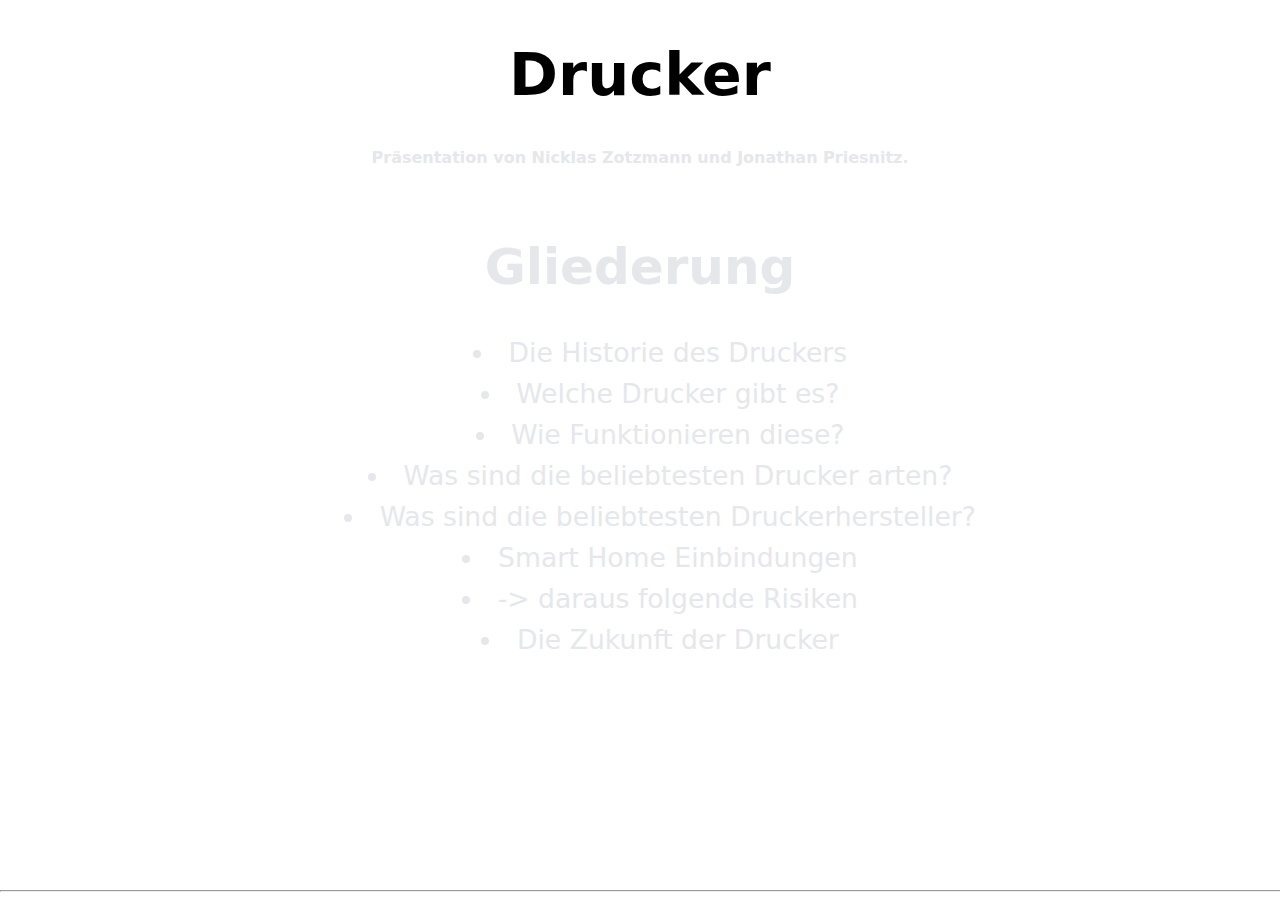
<file: index.html>
<!DOCTYPE html>
<html>
<head>
  <title>Präsentation</title>
  <meta charset="utf-8">
  <meta name="viewport" content="width=device-width, initial-scale=1">
	<link rel="stylesheet" href="css/style.css">
  <link rel="icon" href="icon.png" type="image/png">
</head>

<body>
  <h1>Drucker</h1>
  <p class="p1">
   Präsentation von Nicklas Zotzmann und Jonathan Priesnitz.
  </p>
  
  
  <h2>Gliederung</h2>
  <ul>
    <li>Die Historie des Druckers</li>
    <li>Welche Drucker gibt es?</li>
    <li>Wie Funktionieren diese?</li>
    <li>Was sind die beliebtesten Drucker arten?</li>
    <li>Was sind die beliebtesten Druckerhersteller?</li>
    <li>Smart Home Einbindungen</li>
    <li>  -> daraus folgende Risiken</li>
    <li>Die Zukunft der Drucker</li>
    <h1> </h1>
  </ul>
  
  <div class="btn-12">
  
  <a  href="druckerarten.html">Los geht's!</a>
</div>
  

  <hr>


  </p>
</body>
</html>
</file>
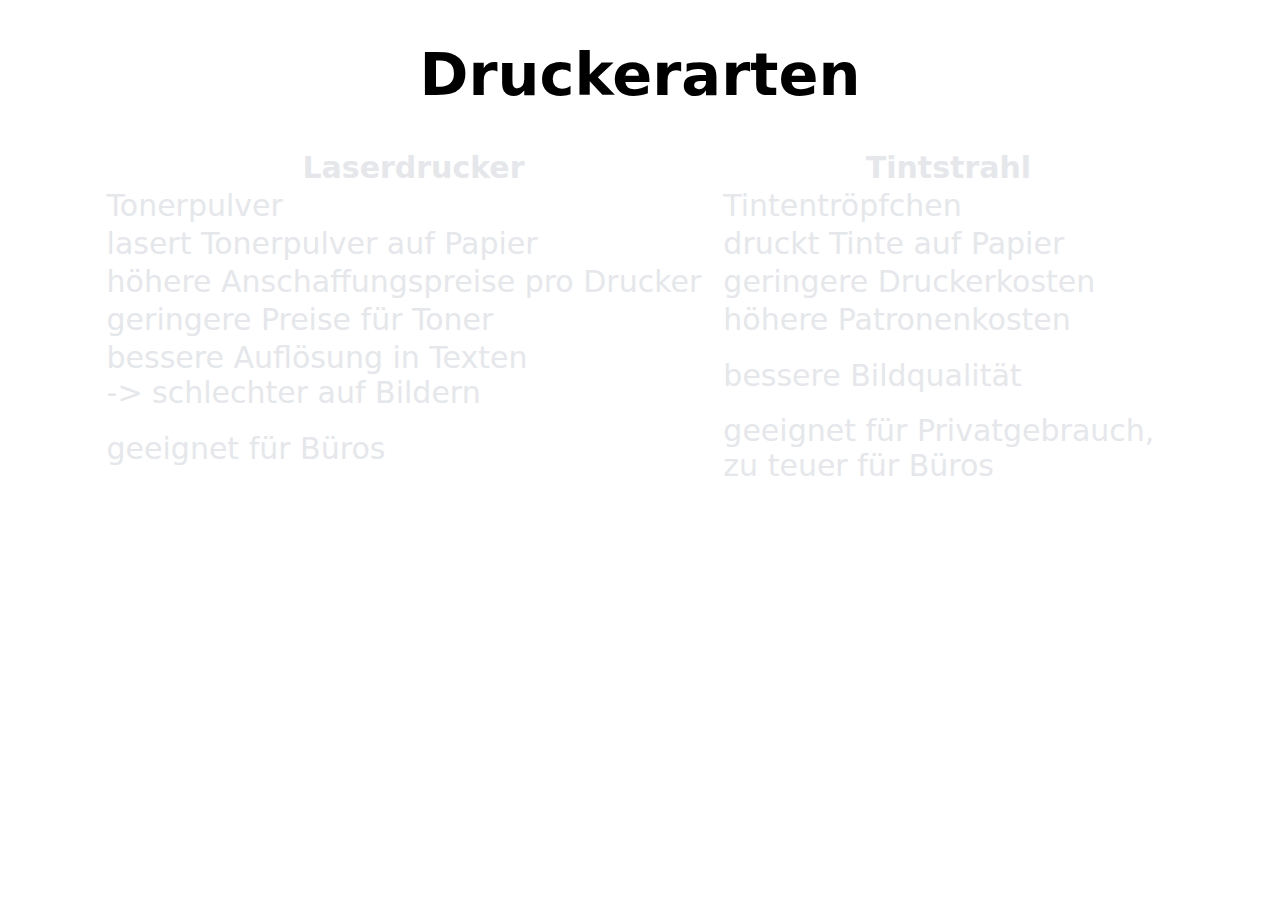
<file: druckerarten.html>
<!DOCTYPE html>
<html>
    <head>
    <title>Druckerarten</title>
    <link rel="stylesheet" href="css/style.css">
    <link rel="icon" href="icon.png" type="image/png">
    </head>



<body>

<h1>Druckerarten</h1>

<table id="Druckerarten">
  <tr>
    <th>Laserdrucker</th>
    <th>Tintstrahl</th>
  </tr>
  <tr>
    <td>Tonerpulver</td>
    <td>Tintentröpfchen</td>
  </tr>
  <tr>
    <td>lasert Tonerpulver auf Papier</td>
    <td>druckt Tinte auf Papier</td>
  </tr>
  <tr>
    <td>höhere Anschaffungspreise pro Drucker &nbsp;</td>        
    <td>geringere Druckerkosten</td>
  </tr>
  <tr>
    <td>geringere Preise für Toner</td>        
    <td>höhere Patronenkosten</td>
  </tr>
    <tr>
    <td>bessere Auflösung in Texten <br> -> schlechter auf Bildern</td>        
    <td>bessere Bildqualität</td>
  </tr>  
  <tr>
    <td>geeignet für Büros</td>        
    <td>geeignet für Privatgebrauch, &nbsp; <br> zu teuer für Büros</td>
  </tr>




</table>


<div class="btn-16">
  
  <a  href="Historie.html">Zeitreise?</a>
</div>




</body>
</div>
</html>
</file>
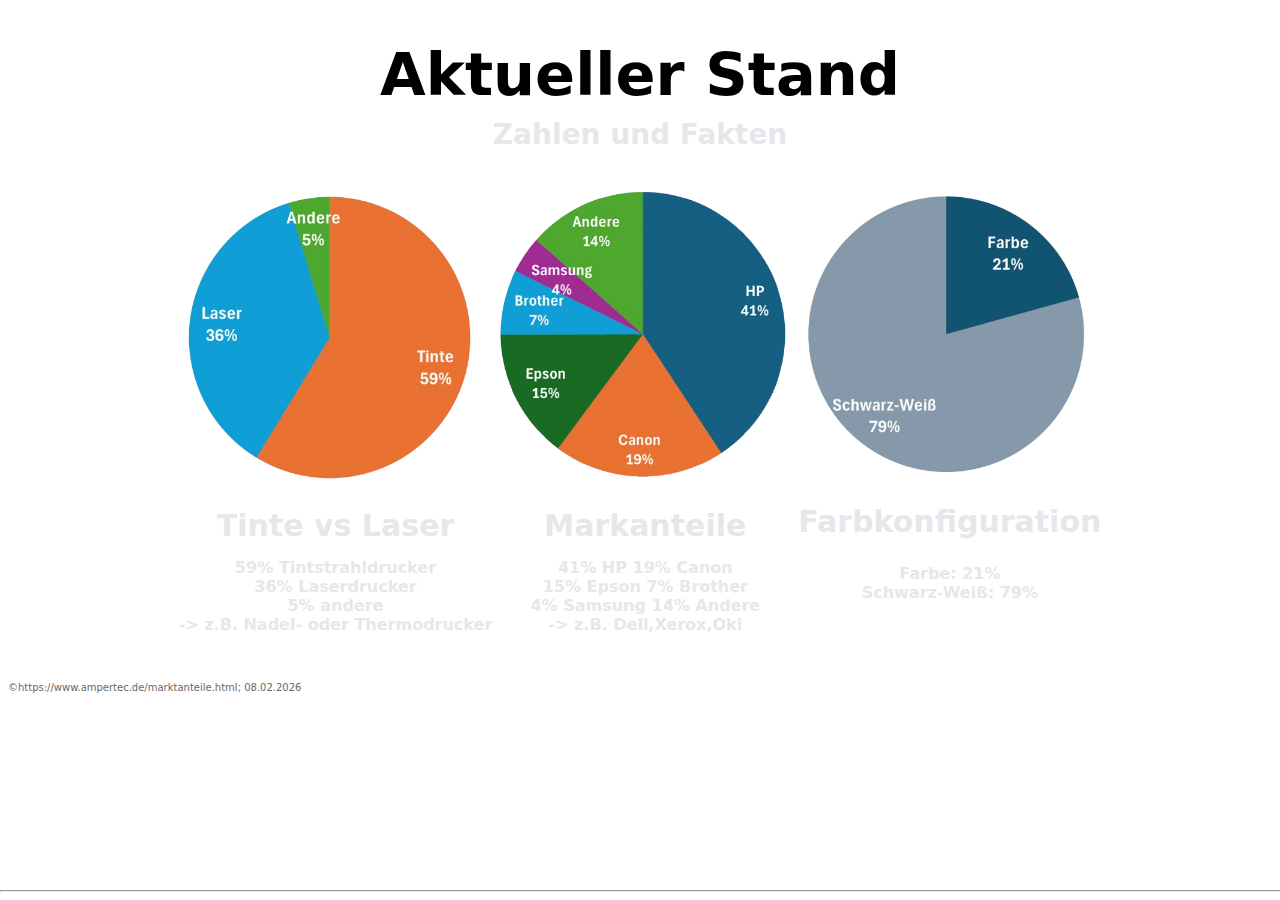
<file: Gegenwart.html>
<!DOCTYPE html>
<html>
    <head>
        <title>Drucker Heute</title>
        <link rel="stylesheet" href="css/style.css"> 
        <link rel="icon" href="icon.png" type="image/png">
    </head>
<body>
    <h1>Aktueller Stand</h1>
    <p class="p2">Zahlen und Fakten</p>

    <table>
        <tr>
            <td><img src="Druckartennbg.png" width="300px"></td>
            <td><img src="Markanteilenbg.png" width="300px"></td>
            <td><img src="Farbwahlnbg.png" width="300px"></td>

        </tr>
        <tr>
            <th> <p class="pTvL">Tinte vs Laser</p>
                59% Tintstrahldrucker <br> 36% Laserdrucker <br> 5% andere <br> -> z.B. Nadel- oder Thermodrucker<br> ‎ </th>
            <th><p class="pMarktA">Markanteile</p>  41% HP  19% Canon <br> 15% Epson    7% Brother<br> 4% Samsung   14% Andere <br> -> z.B. Dell,Xerox,Oki<br>‎ </th>
            <th><p class="pColorConf">Farbkonfiguration</p> Farbe: 21% <br> Schwarz-Weiß: 79%</th>

        </tr>
    </table>

<div class="btn-15">
  
<a  href="Smarthome.html">Zukunft!</a>
</div>

<p class="SourcePresent">©https://www.ampertec.de/marktanteile.html; 08.02.2026</p>
<hr>
</body>
</html>
</file>
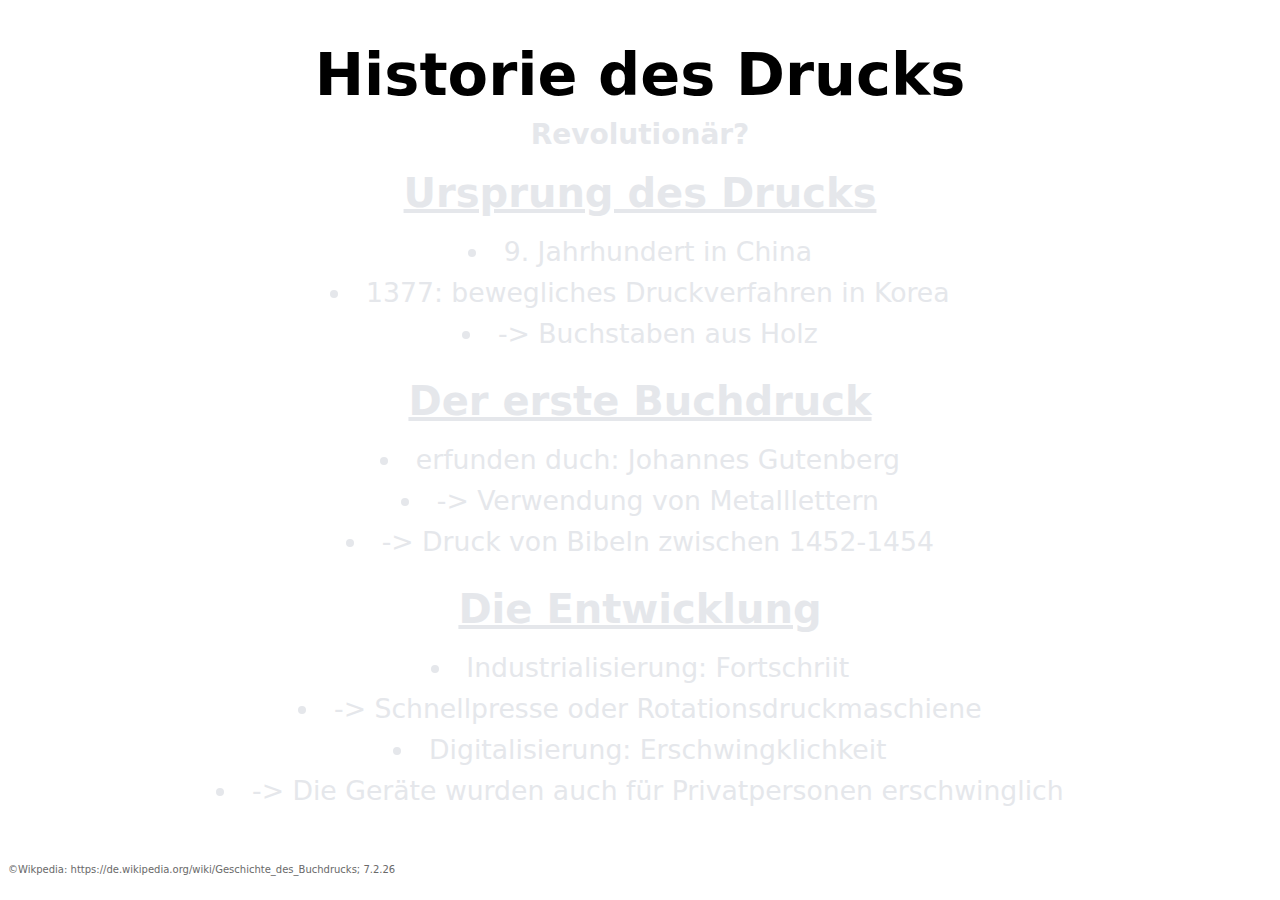
<file: Historie.html>
<!DOCTYPE html>
<html>
    <head>
        <title>Historie des Drucks</title>
        <link rel="stylesheet" href="css/style.css">
        <link rel="icon" href="icon.png" type="image/png"> 
    </head>
<body>
    <h1>Historie des Drucks</h1>
    <p class="p2">
        Revolutionär?
    </p>

<p class="pOrigin">Ursprung des Drucks</p>
    <li> 9. Jahrhundert in China</li>
    <li> 1377: bewegliches Druckverfahren in Korea</li>
    <li>-> Buchstaben aus Holz</li> 

<p class="pBookOrigin">Der erste Buchdruck</p>
    <li> erfunden duch: Johannes Gutenberg</li>
    <li> -> Verwendung von Metalllettern</li>
    <li> -> Druck von Bibeln zwischen 1452-1454</li>


<p class="pDevelopment">Die Entwicklung</p>
    <li>Industrialisierung: Fortschriit </li>
    <li> -> Schnellpresse oder Rotationsdruckmaschiene</li>
    <li> Digitalisierung: Erschwingklichkeit</li>
    <li>-> Die Geräte wurden auch für Privatpersonen erschwinglich</li>











      <div class="btn-14">
  
  <a  href="Gegenwart.html">Gegenwart!</a>
      </div>
  <p class="SourceHistory">©Wikpedia: https://de.wikipedia.org/wiki/Geschichte_des_Buchdrucks; 7.2.26</p>

</body>



















</html>
</file>
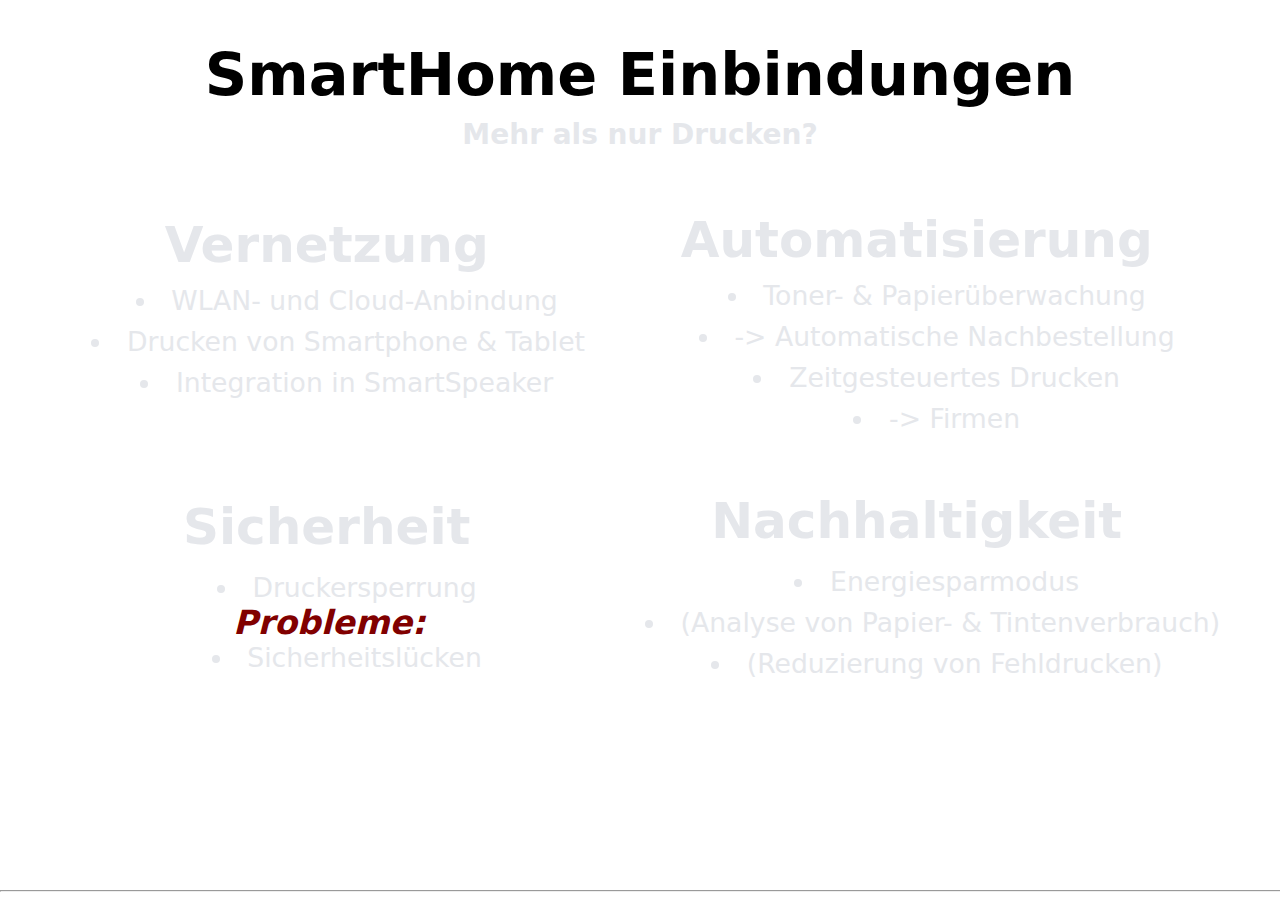
<file: Smarthome.html>
<!DOCTYPE html>
<html>
    <head>
      <title>SmartHome</title>
    <link rel="stylesheet" href="css/style.css">
    <link rel="icon" href="icon.png" type="image/png">
    </head>

<body>
<h1> SmartHome Einbindungen</h1>

 <p class="p2">
    Mehr als nur Drucken?
  </p>

<table>
    <tr>
        <th>
         <p class="pTopic">Vernetzung</p>
        <ul>
            <li>WLAN- und Cloud-Anbindung</li>
            <li>Drucken von Smartphone & Tablet &nbsp;</li>
            <li>Integration in SmartSpeaker</li>
        </ul></th>
        <th>  
           <br> <p class="pTopic2">Automatisierung</p>
        <ul>
            <li>Toner- & Papierüberwachung</li>
            <li>-> Automatische Nachbestellung</li>
            <li>Zeitgesteuertes Drucken</li>
            <li>-> Firmen</li>
        </ul>

        </th>
    </tr>
    <tr>
        <td>        
          <p class="pTopic3">Sicherheit</p>
        <ul>
            <li>Druckersperrung</li>
            <p class =pARed>Probleme:</p>
            <li>Sicherheitslücken</li>
        </ul>
        </td>
        <td>        <p class="pTopic3">Nachhaltigkeit</p>
          <ul>
            <li>Energiesparmodus</li>
            <li>(Analyse von Papier- & Tintenverbrauch)&nbsp;</li>
            <li>(Reduzierung von Fehldrucken)</li>
          </ul>
        </td>
     </tr>
</table>
<!--
<br>
<br>

-->
  <div class="btn-13">
  
  <a  href="Zukunft.html">Weiter?</a>

  <hr>
</body>
</html>
</file>
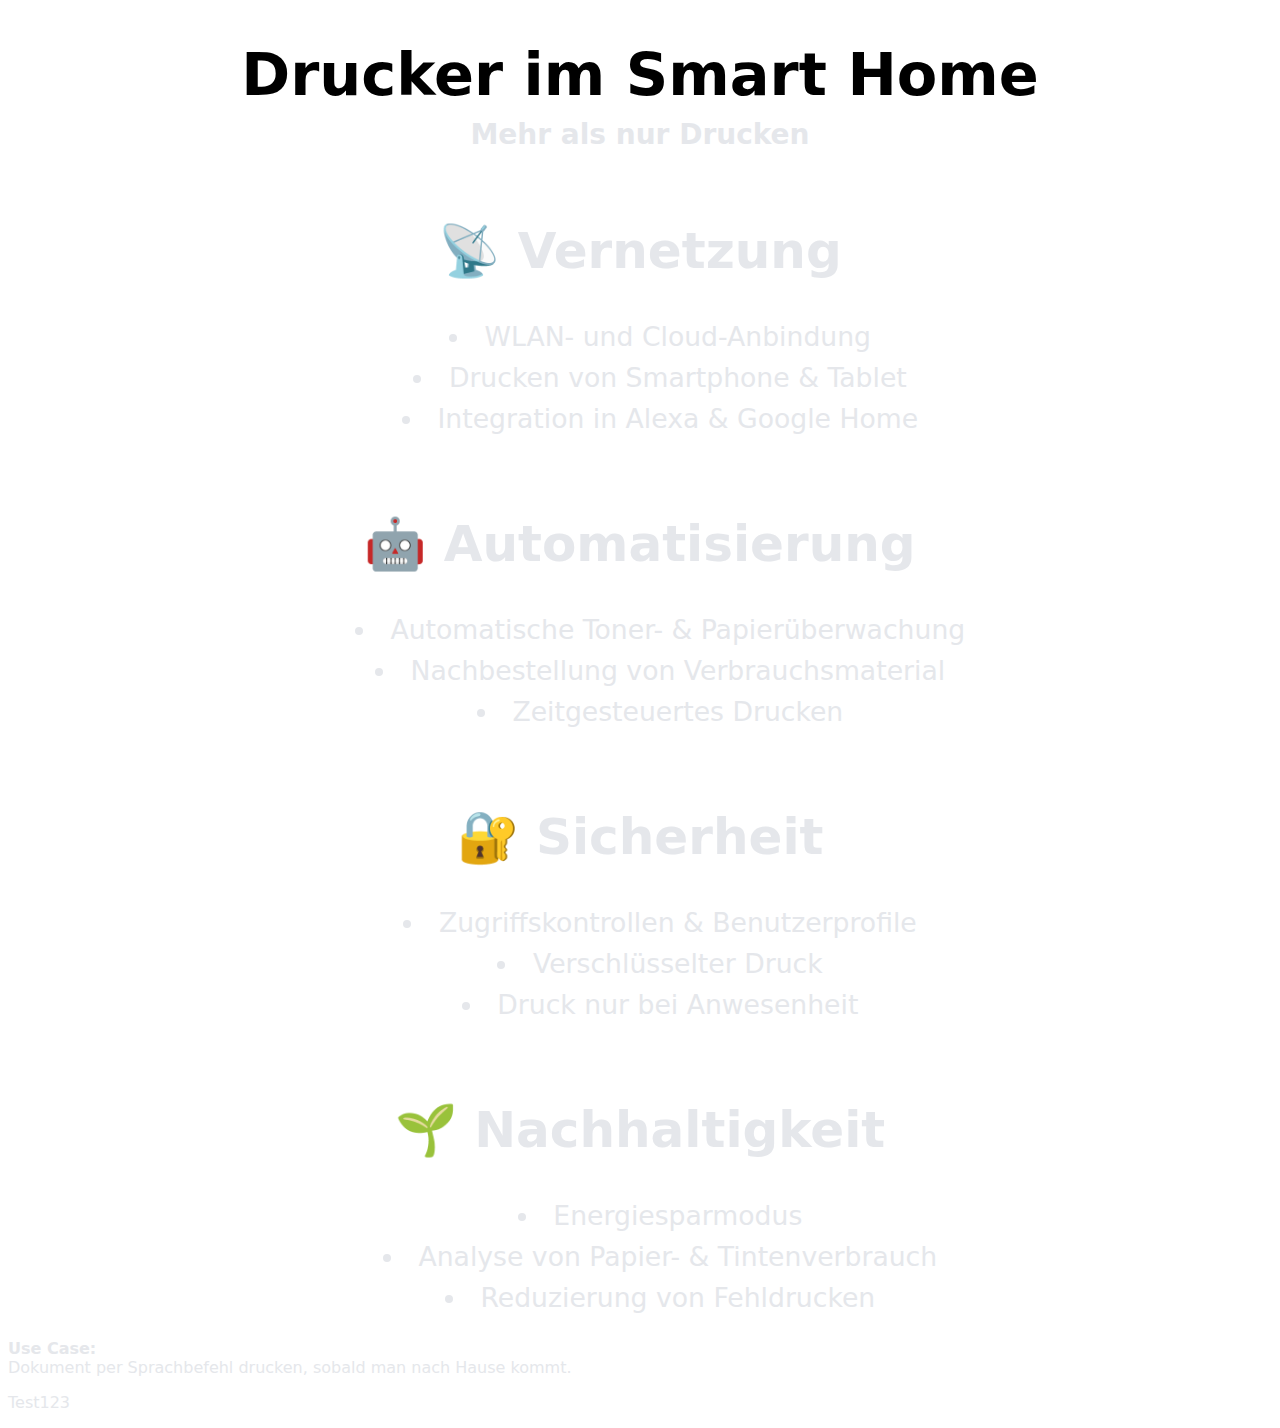
<file: Test.html>
<!DOCTYPE html>
<html lang="de">
<head>
    <meta charset="UTF-8">
    <title>Drucker im Smart Home</title>
    <link rel="stylesheet" href="css/style.css">
</head>


<body>
    

    <h1>Drucker im Smart Home</h1>

    <p class="p2">
        Mehr als nur Drucken
    </p>

    <div class="content">

        <h2>📡 Vernetzung</h2>
        <ul>
            <li>WLAN- und Cloud-Anbindung</li>
            <li>Drucken von Smartphone & Tablet</li>
            <li>Integration in Alexa & Google Home</li>
        </ul>

        <h2>🤖 Automatisierung</h2>
        <ul>
            <li>Automatische Toner- & Papierüberwachung</li>
            <li>Nachbestellung von Verbrauchsmaterial</li>
            <li>Zeitgesteuertes Drucken</li>
        </ul>

        <h2>🔐 Sicherheit</h2>
        <ul>
            <li>Zugriffskontrollen & Benutzerprofile</li>
            <li>Verschlüsselter Druck</li>
            <li>Druck nur bei Anwesenheit</li>
        </ul>

        <h2>🌱 Nachhaltigkeit</h2>
        <ul>
            <li>Energiesparmodus</li>
            <li>Analyse von Papier- & Tintenverbrauch</li>
            <li>Reduzierung von Fehldrucken</li>
        </ul>

        <div class="usecase">
            <strong>Use Case:</strong><br>
            Dokument per Sprachbefehl drucken, sobald man nach Hause kommt.
        </div>

    </div>

    <p class="Test123">Test123</p>

</body>
</html>
</file>
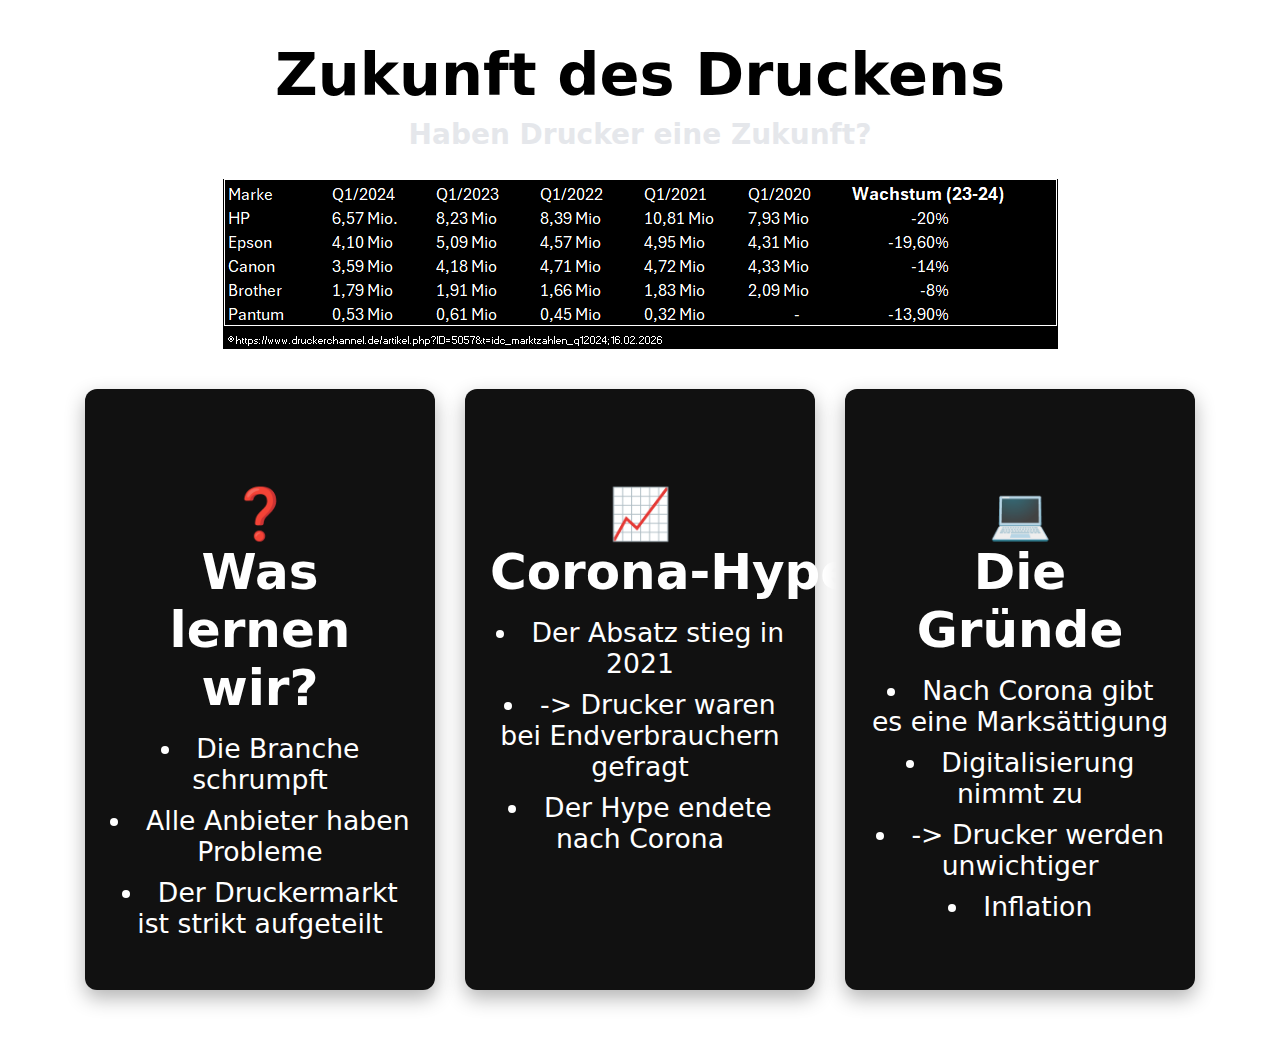
<file: Zukunft.html>
<!DOCTYPE html>
<html>
    <head>
      <title>Zukunft</title>
    <link rel="stylesheet" href="css/style.css">
    <link rel="icon" href="icon.png" type="image/png">
    </head>

<body>
<h1> Zukunft des Druckens</h1>

 <p class="p2">
    Haben Drucker eine Zukunft?
  </p>

  <img class="DruckerF" src="Druckerauslieferungen.png"> 

  <div class="info-container">
    <div class="info-box">
        <h2>❓<br>Was lernen wir?</h2>
        <p>
           <li>Die Branche schrumpft</li>
           <li> Alle Anbieter haben Probleme</li>
           <li>Der Druckermarkt ist strikt aufgeteilt</li>
        </p>
    </div>

    <div class="info-box">
        <h2>📈<br><nobr>Corona-Hype</nobr>  </h2>
        <p>
            <li>Der Absatz stieg in 2021</li>
            <li>-> Drucker waren bei Endverbrauchern gefragt</li>
            <li> Der Hype endete nach Corona</li>
        </p>
    </div>

    <div class="info-box">
        <h2>💻<br>Die Gründe</h2>
        <p>
            <li>Nach Corona gibt es eine Marksättigung</li>
            <li>Digitalisierung nimmt zu</li>
            <li>-> Drucker werden unwichtiger</li>
            <li>Inflation</li>
        </p>
    </div>
 </div>


  <div class="btn-13">
  
  <a  href="Ende.html">Ende?</a>


</body>

</html>
</file>
<file: css/style.css>
body {
  color: #e5e7eb;
  background:radial-gradient(circle at top, #1e293b 0, #020617 55%, #000 100%);
  /*background-color: ;*/
  background-size: 100%;
  font-family: system-ui, -abble-system, BlinkMacSystemFont, "Segoe UI", sans-serif;
  text-align: top ; 
  background-image: url("https://raw.githubusercontent.com/AC2-Squiddy/Drucker/refs/heads/main/css/Farbverlauf2.png");
  background-repeat: no-repeat;
  background-attachment: fixed;
}

a{
  color:white;
  text-decoration: none;
}


.p1 {
  text-align:center;
  font-weight: bold;
}

.p2 {
  font-size:  28px;
  text-align:center;
  font-weight: bold;
  margin-top: -30px;
}

li {
  padding-bottom: 10px;
  text-align:center;
  font-size:20pt;
  list-style-position:inside;
}



h1 {
  color:black;
  text-align: center;
  font-size: 59px;
  background-color:rgb(255, 255, 255);
  
  
}

h2 {
  text-align: center;
  padding-top: 29px;
  font-size: 50px;
}


.btn-12 {
  text-align: center;
  
  display: inline-block;
  padding: 15px 40px;
  cursor: pointer;
  letter-spacing: 2px;
  position:relative;
  overflow:hidden;
  margin-left: 90.5%;
  margin-top: 1%;
}

.btn-12:before {
  content: "";
  position:absolute;
  width: 0;
  background : #fff;
  left: 45%;
  height: 2px;
  bottom: 0;
  transition: all .3s;
  opacity: 0.7;
}

.btn-12:hover:before {
  width: 100%;
  left:0;
}

th, td {
    border: 1px solid rgb(255, 255, 255);
    
    
   
}

table{

  margin-top: 0px;
  margin-left: auto;
  margin-right: auto;
  border-collapse: collapse;
}

.pARed {
  color: rgb(129, 0, 0);
  padding-bottom: 10px;
  text-align:center;
  font-size:25pt;
  list-style-position:inside;
  margin-bottom: -10px;
  margin-top: -10px;
  font-style: italic;
  font-weight: bolder;
  margin-left: -35px;
}

.pTopic {
  text-align: center;
  font-weight: bold;
  padding-top: 29px;
  font-size: 50px;
  margin-top: -30px;
  margin-bottom: -5px;
}

.pTopic2 {
  text-align: center;
  padding-top: 29px;
  font-size: 50px;
  margin-top: -18px;
  margin-bottom: -5px;
}

.pTopic3 {
  text-align: center;
  font-weight: bold;
  padding-top: 29px;
  font-size: 50px;
  margin-top: 0px;
  margin-bottom: 0px;
}

.btn-13 {
  text-align: center;
  
  display: inline-block;
  padding: 15px 40px;
  cursor: pointer;
  letter-spacing: 2px;
  position:relative;
  overflow:hidden;
  margin-left: 90.5%;
  margin-top: -5%;
}

.btn-13:before {
  content: "";
  position:absolute;
  width: 0;
  background : #fff;
  left: 45%;
  height: 2px;
  bottom: 0;
  transition: all .3s;
  opacity: 0.7;
}

.btn-13:hover:before {
  width: 100%;
  left:0;
}

.btn-14 {
  text-align: center;
  
  display: inline-block;
  padding: 15px 40px;
  cursor: pointer;
  letter-spacing: 2px;
  position:relative;
  overflow:hidden;
  margin-left: 85%;
  margin-top: -15px;
}

.btn-14:before {
  content: "";
  position:absolute;
  width: 0;
  background : #fff;
  left: 45%;
  height: 2px;
  bottom: 0;
  transition: all .3s;
  opacity: 0.7;
}

.btn-14:hover:before {
  width: 100%;
  left:0;
}

.pOrigin{
  text-align: center;
  font-weight: bold;
  text-decoration: underline;
  padding-top: 29px;
  font-size: 40px;
  margin-top: -38px;
  margin-bottom: 20px;
}


.pBookOrigin{
  text-align: center;
  font-weight: bold;
  padding-top: 29px;
  font-size: 40px;
  text-decoration: underline;
  margin-top: -10px; 
  margin-bottom: 20px;
}

.pDevelopment{
  text-align: center;
  font-weight: bold;
  padding-top: 29px;
  font-size: 40px;
  text-decoration: underline;
  margin-top: -10px;
  margin-bottom: 20px; 
}

.SourceHistory{
color: #696969;
font-size: 10px;
}

.SourcePresent{
color: #696969;
font-size: 10px;
margin-top: 8px;
}

.pTvL {
  text-align: center;
  font-weight: bolder;
  padding-top: 0px;
  font-size: 30px;
  margin-top: 20px;
  margin-bottom: 15px; 
}

.pMarktA {
  text-align: center;
  font-weight: bolder;
  padding-top: 0px;
  font-size: 30px;
  margin-top: 20px;
  margin-bottom: 15px; 
}

.pColorConf{
  text-align: center;
  font-weight: bolder;
  padding-top: 0px;
  font-size: 30px;
  margin-top: -35px;
  margin-bottom: 25px; 
}


.btn-15 {
  text-align: center;
  
  display: inline-block;
  padding: 15px 40px;
  cursor: pointer;
  letter-spacing: 2px;
  position:relative;
  overflow:hidden;
  margin-left: 87.5%;
  margin-top: -5%;
}

.btn-15:before {
  content: "";
  position:absolute;
  width: 0;
  background : #fff;
  left: 45%;
  height: 2px;
  bottom: 0;
  transition: all .3s;
  opacity: 0.7;
}

.btn-15:hover:before {
  width: 100%;
  left:0;
}

.pGreetEnd{
  color:rgb(255, 255, 255);
  text-align: center;
  font-size: 59px;

  position: absolute;
  top: 40%;
  left: 50%;
  transform: translate(-50%, -50%);

  white-space: nowrap; 
}

.btn-Menu {
  text-align: center;
  
  display: inline-block;
  padding: 15px 40px;
  cursor: pointer;
  letter-spacing: 2px;
  position:relative;
  overflow:hidden;
  margin-left: 90%;
  margin-top: 44.5%;
}

.btn-Menu:before {
  content: "";
  position:absolute;
  width: 0;
  background : #fff;
  left: 45%;
  height: 2px;
  bottom: 0;
  transition: all .3s;
  opacity: 0.7;
}

.btn-Menu:hover:before {
  width: 100%;
  left:0;
}

#Druckerarten{
width:auto;
margin-left: auto;
margin-right: auto;
/*margin-top:   ;*/
border-spacing: 25px;
font-size: 30px;
border:thin solid;
border-collapse: collapse;
}

ul{
  font-weight: normal;
}

hr{
position: fixed;
bottom: 0;
left: 0;
width: 100%;

}


/*.btn-MenuC {
  text-align: center;
  
  display: inline-block;
  padding: 15px 40px;
  cursor: pointer;
  letter-spacing: 2px;
  position:relative;
  overflow:hidden;
  margin-left: 00px;
  margin-top: -35px;
  /*font-weight: bold;*/
  /*border: none;
  background: transparent;
  outline: none;
}

.btn-MenuC:before {
  content: "";
  position:absolute;
  width: 0;
  background : #fff;
  left: 45%;
  height: 2px;
  bottom: 0;
  transition: all .3s;
  opacity: 0.7;
}

.btn-MenuC:hover:before {
  width: 100%;
  left:0;
}
*/

button{
  text-align: center;
  
  display: inline-block;
  padding: 15px 40px;
  cursor: pointer;
  letter-spacing: 2px;
  position:relative;
  overflow:hidden;
  margin-left: 00px;
  margin-top: -35px;
  font-weight: bold;
  border: none;
  background: transparent;
  outline: none;
  /**/
  color: wheat;
  bottom: 0;
  margin-bottom: -10%   ;

}

.menu {
  display: flex;
  justify-content: center;  
  gap: 30px;                 
  flex-wrap: wrap;           
}

.btn-menu {
  text-align: center;
  display: inline-block;
  padding: 15px 40px;
  cursor: pointer;
  letter-spacing: 2px;
  position: relative;
  overflow: hidden;
}

.btn-menu:before {
  content: "";
  position: absolute;
  width: 0;
  height: 2px;
  background: #fff;
  bottom: 0;
  left: 50%;
  transform: translateX(-50%);
  transition: width 0.3s ease;
  opacity: 0.7;
}

.btn-menu:hover::before {
  width: 100%;
}

.btn-16 {
  text-align: center;
  
  display: inline-block;
  padding: 15px 40px;
  cursor: pointer;
  letter-spacing: 2px;
  position:relative;
  overflow:hidden;
  margin-left: 88%;
  margin-top: 8%;
  /*font-weight: bold;*/
}

.btn-16:before {
  content: "";
  position:absolute;
  width: 0;
  background : #fff;
  left: 45%;
  height: 2px;
  bottom: 0;
  transition: all .3s;
  opacity: 0.7;
}

.btn-16:hover:before {
  width: 100%;
  left:0;
}

.DruckerF {
    display: block;
    margin: 0 auto;
    max-width: 100%;
    height: auto;
}

/**/

.info-container {
    display: flex;
    justify-content: center;
    gap: 30px;
    padding: 40px;
    flex-wrap: wrap; 
}

.info-box {
    background-color: #111;
    color: white;
    padding: 25px;
    width: 300px;
    border-radius: 12px;
    box-shadow: 0 8px 20px rgba(0,0,0,0.3);
    text-align: center;
    transition: transform 0.3s ease;
}

.info-box:hover {
    transform: translateY(-8px);
}

.info-box h2 {
    margin-bottom: 15px;
}
</file>
